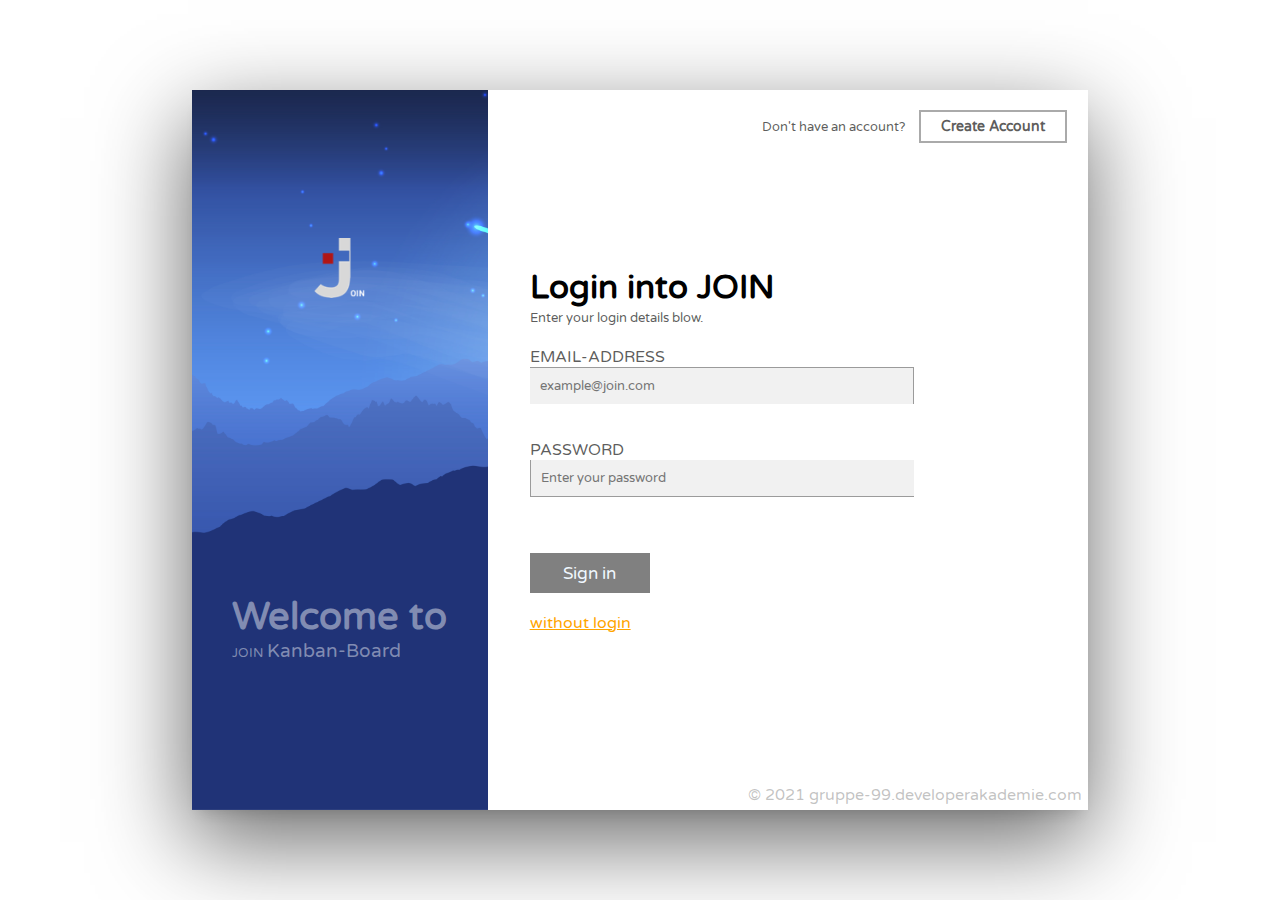
<file: index.html>
<!DOCTYPE html>
<html lang="en">

<head>
  <meta charset="UTF-8" />
  <meta http-equiv="X-UA-Compatible" content="IE=edge" />
  <meta name="viewport" content="width=device-width, initial-scale=1.0" />
  <title>Join</title>
  <!--CSS-FILES-->
  <link rel="stylesheet" href="css/nav.css" />
  <link rel="stylesheet" href="css/index.css" />
  <link rel="stylesheet" href="css/overall.css" />
  <link rel="stylesheet" href="css/footer.css" />
  <!--JS-FILES-->
  <script src="js/include.js"></script>
  <script src="js/overall.js"></script>
  <script src="js/backend.js"></script>
  <script src="js/index.js"></script>


  <link rel="preconnect" href="https://fonts.googleapis.com" />
  <link rel="preconnect" href="https://fonts.gstatic.com" crossorigin />
  <link href="https://fonts.googleapis.com/css2?family=Varela+Round&display=swap" rel="stylesheet" />
</head>

<body onload="initIndex()">
  <div class="index-container">
    <div class="login-container">
      <div class="login-form-content">
        <div class="content-container">
          <img class="programm-logo" src="img/logo.png" />
          <div>
            <h1 class="index-title">Welcome to</h1>
            <label class="title">JOIN</label>
            <label class="index-sub-title">Kanban-Board</label>
          </div>
        </div>
      </div>
      <div id="form-c" class="login-form-container">
        <form id="login-form" onsubmit="login(event)">
          <div>
            <h2 class="content-title">Login into JOIN</h2>
            <label class="gray-look sub-title">Enter your login details blow.</label>
          </div>

          <div class="input-group">
            <label class="gray-look">EMAIL-ADDRESS</label>
            <input id="login-email" class="validation index-input-style1" type="text" placeholder="example@join.com" />
            <small id="login-email-hint" class="visibility">err</small>
          </div>
          <div class="input-group">
            <label class="gray-look">PASSWORD</label>
            <input id="login-password" class="validation index-input-style2" type="password"
              placeholder="Enter your password" />
            <small id="login-pw-hint" class="visibility">err</small>
          </div>

          <div class="error-full" id="error-full"></div>
          <div class="form-end">
            <button class="login-submit-btn" type="submit">Sign in</button>
            <a class="without-login" href="board.html">without login</a>
          </div>
        </form>
        <div class="create-account">
          <label class="gray-look sub-title">Don't have an account?</label>
          <button onclick="openRegisterWindow(event)" class="create-account-btn gray-look">
            Create Account
          </button>
        </div>
        <label class="copy">© 2021 gruppe-99.developerakademie.com</label>
        <div id="register-window" class="overlay">
          <form id="register-form" onsubmit="validateRegister(event)">
            <div class="register-form-container">
              <h3 class="content-title">Register</h3>
              <label class="gray-look sub-title">Enter your login details blow.</label>

              <div class="input-group">
                <label class="gray-look">FIRST NAME</label>
                <input id="register-firstname" class="validation index-input-style2" type="text"
                  placeholder="First Name" />
                <small id="fname-hint" class="visibility">err</small>
              </div>
              <div class="input-group">
                <label class="gray-look">LAST NAME</label>
                <input id="register-lastname" maxlength="13" class="validation index-input-style1" type="text"
                  placeholder="Last Name" />
                <small id="lname-hint" class="visibility">err</small>
              </div>
              <div class="input-group">
                <label class="gray-look">EMAIL-ADDRESS</label>
                <input id="register-email" class="validation index-input-style1" type="text"
                  placeholder="example@join.com" />
                <small id="email-hint" class="visibility">err</small>
              </div>
              <div class="input-group">
                <label class="gray-look">PASSWORD</label>
                <input id="register-password" class="validation index-input-style1" type="password"
                  placeholder="Enter your password" />
                <small id="pw-hint" class="visibility">err</small>
              </div>

              <div class="input-group">
                <input type="submit" class="login-submit-btn" value="Register" />
              </div>
            </div>
          </form>
          <img onclick="closeRegisterWindow(event)" class="close-icon" src="img/close.png" />
          <label class="copy">© 2021 gruppe-99.developerakademie.com</label>
        </div>
      </div>
    </div>
  </div>

</body>

</html>
</file>
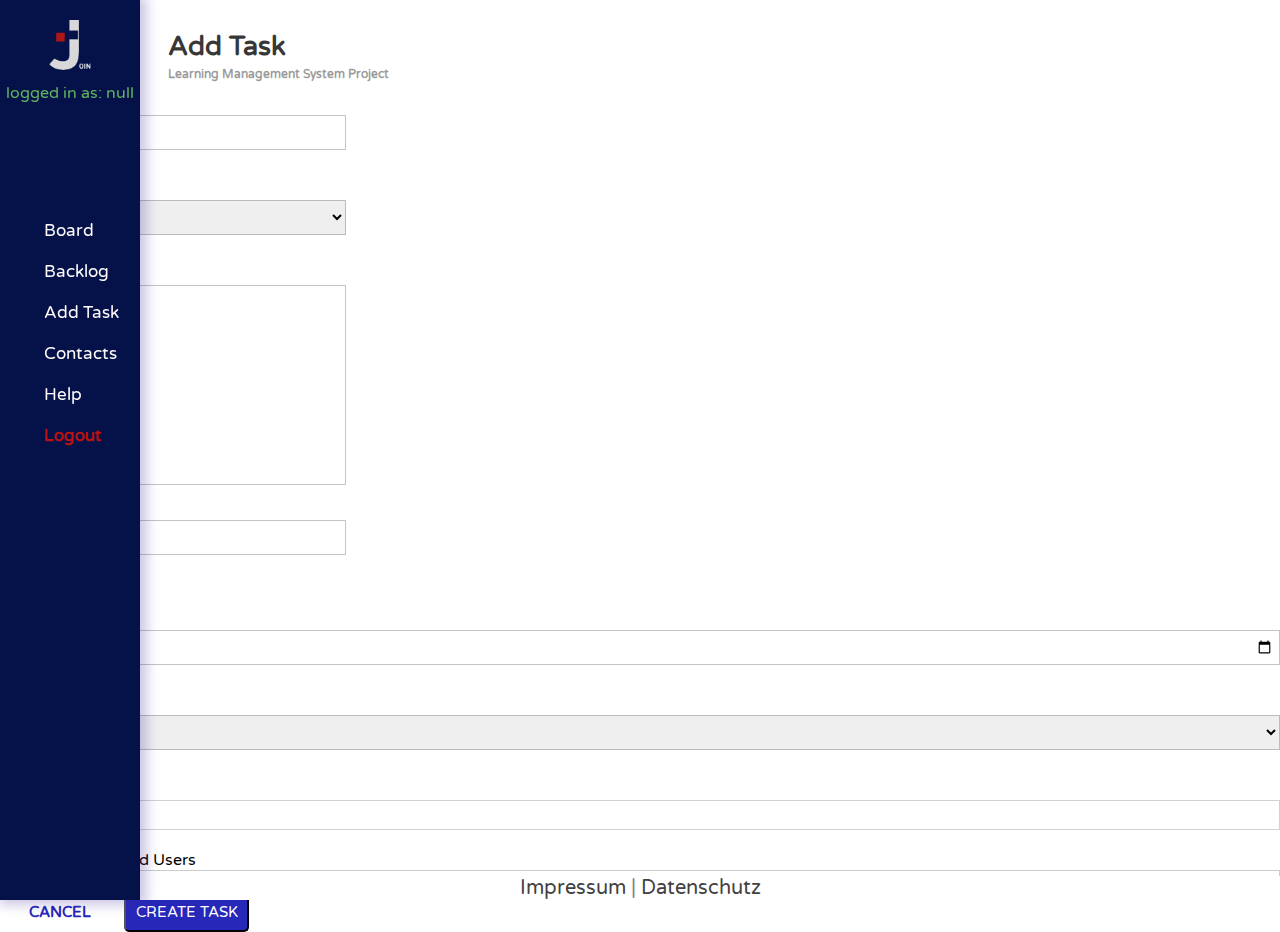
<file: addTask.html>
<!DOCTYPE html>
<html lang="en">

<head>
  <meta charset="UTF-8" />
  <meta http-equiv="X-UA-Compatible" content="IE=edge" />
  <meta name="viewport" content="width=device-width, initial-scale=1.0" />
  <title>Add Task</title>
  <link rel="preconnect" href="https://fonts.googleapis.com" />
  <link rel="preconnect" href="https://fonts.gstatic.com" crossorigin />
  <link href="https://fonts.googleapis.com/css2?family=PT+Sans:ital,wght@0,400;0,700;1,400;1,700&display=swap"
    rel="stylesheet" />
  <!--CSS-FILES-->
  <link rel="stylesheet" href="css/addTask.css" />
  <link rel="stylesheet" href="css/nav.css" />
  <link rel="stylesheet" href="css/overall.css" />
  <link rel="stylesheet" href="css/footer.css" />
  <!--JS-FILES-->
  <script src="js/include.js"></script>
  <script src="js/addTask.js"></script>
  <script src="js/overall.js"></script>
  <script src="js/backend.js"></script>
</head>

<body onload="initAddTask()">
  <div w3-include-html="templates/nav.html"></div>
  <h1 class="addTask">Add Task</h1>
  <h2 class="addTask">Learning Management System Project</h2>

  <form onsubmit="addTask(event)" id="addTask-form">
    <div class="form-left">
      <div class="title-box">
        <h3>TITLE</h3>
        <input type="text" class="title-input" id="title-field" placeholder="Create a title" minlength="3" required />
      </div>
      <div class="category-box">
        <h3>CATEGORY</h3>
        <select id="task-category" class="form-control" required>
          <option selected>MT</option>
          <option>SL</option>
          <option>MK</option>
          <option>PR</option>
        </select>
      </div>
      <div class="description-box">
        <h3>DESCRIPTION</h3>
        <textarea type="text" class="longInput" id="description-field" cols="30" rows="10" minlength="5"
          required></textarea>
      </div>
      <div class="subtaskbox" id="subtask-box">
        <h3>SUBTASKS</h3>
        <div>
        <input type="text" class="title-input" id="subtask-field" placeholder="Create a Subtask" minlength="3">
        <img src="img/icon-plus.png" class="plus-icon" onclick="addSubtask()" id="addSubtaskButton">
        <div class="subtaskcontainer" id="subtaskcontainer"></div>
      </div>
      </div>
    </div>
    <div class="form-right">
      <div class="date-box">
        <h3>DUE DATE</h3>
        <input type="date" id="date-field" required />
      </div>
      <div class="urgency-box">
        <h3>URGENCY</h3>
        <select id="urgency-category" class="form-control" required>
          <option selected>H</option>
          <option>M</option>
          <option>L</option>
        </select>
      </div>
      <h3>ASSIGNED TO</h3>
      <div class="assigned-to" id="assigned-to"></div>
    <div>
      <div class="assignment-box">
        <span class="box-title">List of all registered Users</span>
        <div class="assignment-box-assets" id="assignment-box"></div>
        <div class="button-box">
          <button onclick="resetAddTask()" class="cancel-button">
            CANCEL
          </button>
          <button type="submit" class="create-button">CREATE TASK</button>
        </div>
      </div>
    </div>
  </form>
  <div w3-include-html="templates/footer.html"></div>

</body>

</html>
</file>
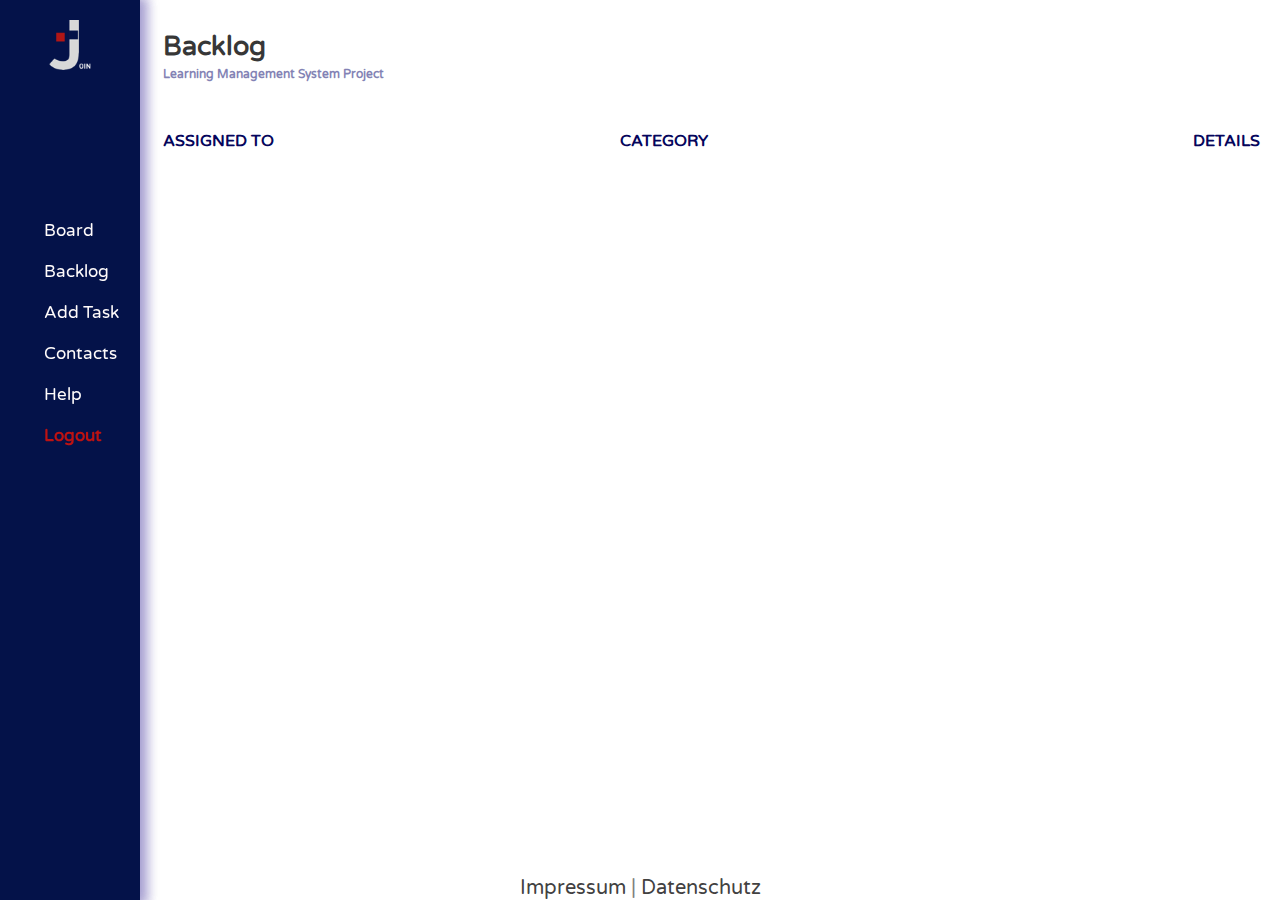
<file: backlog.html>
<!DOCTYPE html>
<html lang="en">

<head>
  <meta charset="UTF-8" />
  <meta http-equiv="X-UA-Compatible" content="IE=edge" />
  <meta name="viewport" content="width=device-width, initial-scale=1.0" />
  <title>Backlog</title>
  <!--CSS-FILES-->
  <link rel="stylesheet" href="css/nav.css" />
  <link rel="stylesheet" href="css/backlog.css" />
  <link rel="stylesheet" href="css/overall.css" />
  <link rel="stylesheet" href="css/footer.css">
  <!--JS-FILES-->
  <script src="js/include.js"></script>
  <script src="js/overall.js"></script>
  <script src="js/backlog.js"></script>
  <script src="js/mini_backend.js"></script>

</head>
<html>

<body onload="backlogInit()">
  <div w3-include-html="templates/nav.html"></div>
  <div class="backlog-container">
    <div w3-include-html="templates/nav.html"></div>
    <h1 class="backlog-main-title">Backlog</h1>
    <h3 class="backlog-subtitle">Learning Management System Project</h3>
    <div class="sub-titles-section">
      <span>ASSIGNED TO</span>
      <span class="category-title">CATEGORY</span>
      <span>DETAILS</span>
    </div>
    <div id="backlog" class="backlog-unit-content"></div>
    <div w3-include-html="templates/footer.html"></div>
</body>
</html>
</file>
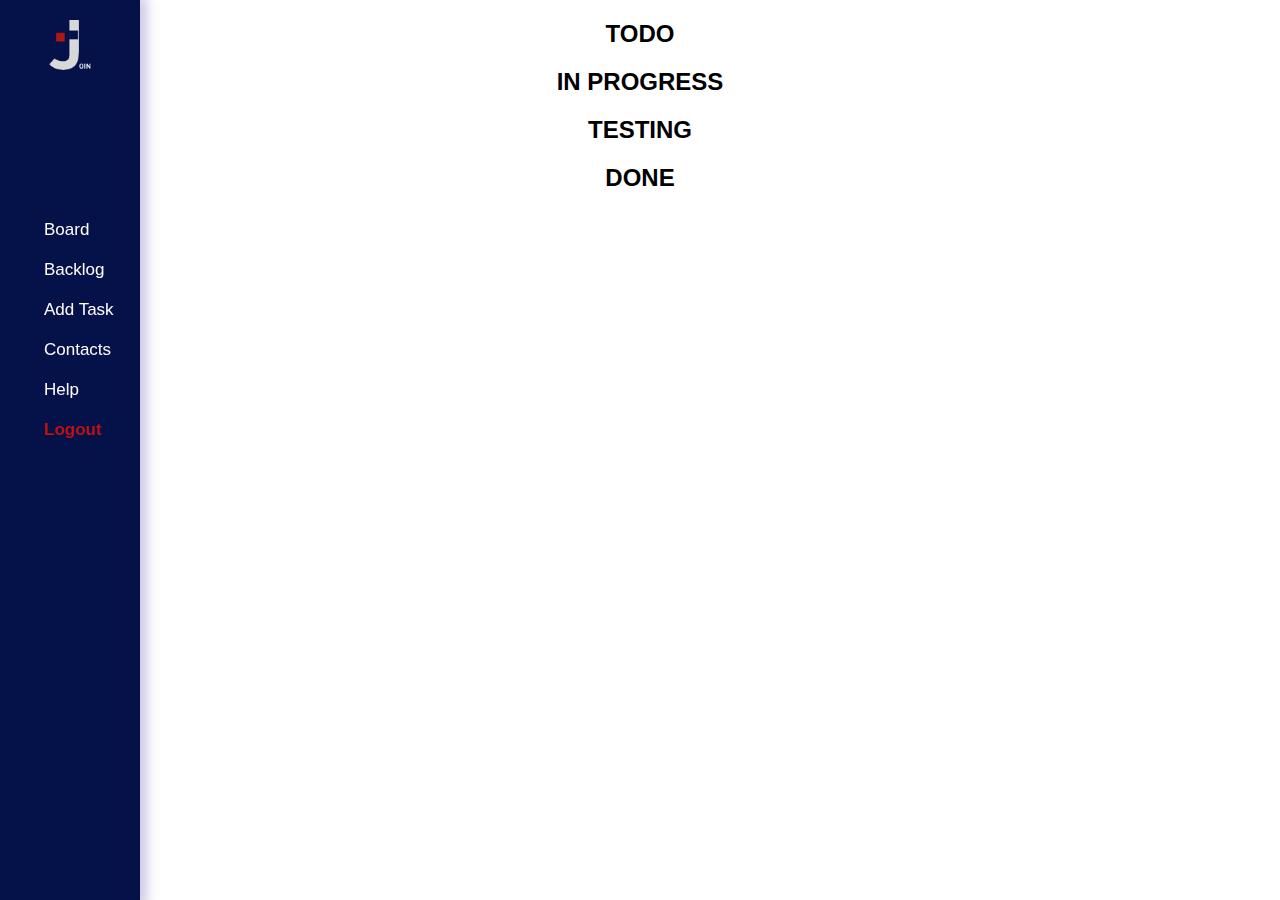
<file: Board.html>
<!DOCTYPE html>
<html lang="en">
  <head>
    <meta charset="UTF-8" />
    <meta http-equiv="X-UA-Compatible" content="IE=edge" />
    <meta name="viewport" content="width=device-width, initial-scale=1.0" />
    <title>Board</title>
    <link rel="stylesheet" href="css/board.css" />
    <link rel="stylesheet" href="css/over-all.css" />
    <script src="js/include.js"></script>
    <link rel="stylesheet" href="css/nav.css" />
  </head>
  <body onload="includeHTML()">
    <div w3-include-html="templates/nav.html"></div>

    <div class="board">
      <div class="column">
        <h2>TODO</h2>
        <div class="board-column"></div>
      </div>
      <div class="column">
        <h2>IN PROGRESS</h2>
        <div class="board-column"></div>
      </div>
      <div class="column">
        <h2>TESTING</h2>
        <div class="board-column"></div>
      </div>
      <div class="column">
        <h2>DONE</h2>
        <div class="board-column"></div>
      </div>
    </div>
  </body>
</html>
</file>
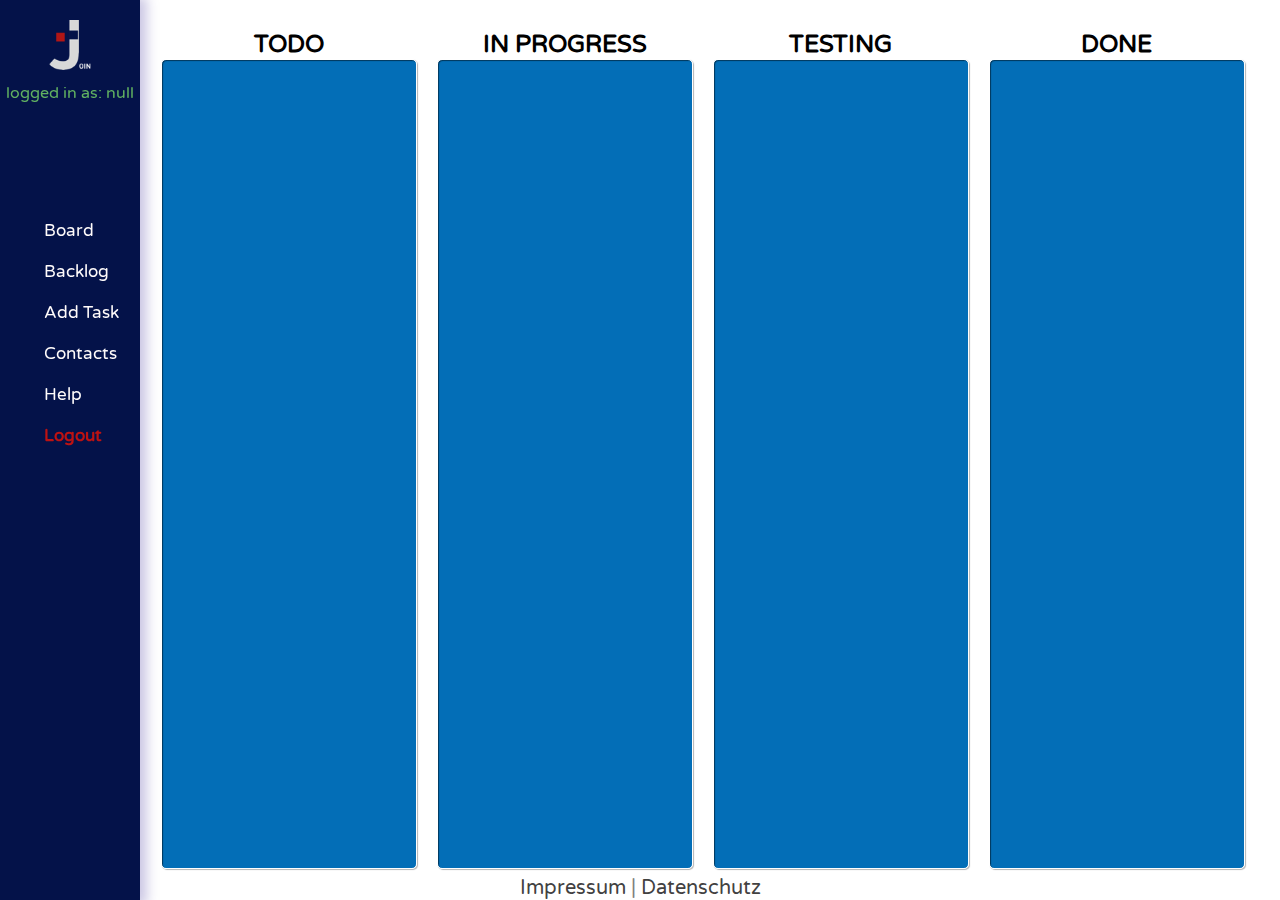
<file: board.html>
<!DOCTYPE html>
<html lang="en">

<head>
  <meta charset="UTF-8" />
  <meta http-equiv="X-UA-Compatible" content="IE=edge" />
  <meta name="viewport" content="width=device-width, initial-scale=1.0" />
  <title>Join</title>
  <!--CSS-FILES-->
  <link rel="stylesheet" href="css/nav.css" />
  <link rel="stylesheet" href="css/board.css" />
  <link rel="stylesheet" href="css/overall.css" />
  <link rel="stylesheet" href="css/footer.css">
  <!--JS-FILES-->
  <script src="js/include.js"></script>
  <script src="js/board.js"></script>
  <script src="js/overall.js"></script>
  <script src="js/backend.js"></script>

</head>

<body onload="initBoard()">
  <div w3-include-html="templates/nav.html"></div>

  <div class="board-container">
    <div class="mt">
      <h2>Todo</h2>
      <div ontouchend="dropTask('todo')" ondrop="dropTask('todo')" ondragover="allowDrop(event)" class="board-box"
        id="todo-container"></div>
    </div>
    <div class="mt">
      <h2>In Progress</h2>
      <div ontouchend="dropTask('progress')" ondrop="dropTask('progress')" ondragover="allowDrop(event)"
        id="progress-container" class="board-box">
      </div>
    </div>
    <div class="mt">
      <h2>Testing</h2>
      <div ontouchend="dropTask('testing')" ontouchend="dropTask('testing')" ondrop="dropTask('testing')"
        ondragover="allowDrop(event)" id="testing-container" class="board-box"></div>
    </div>
    <div class="mt">
      <h2>Done</h2>
      <div ontouchend="dropTask('done')" ontouc="dropTask('done')" ondrop="dropTask('done')"
        ondragover="allowDrop(event)" id="done-container" class="board-box"></div>
    </div>
  </div>
  </div>
  <div w3-include-html="templates/footer.html"></div>
</body>



<form onsubmit="addSubtask(event)" id="addSubtask-form" class="d-none">
  <div class="form-left">
    <div class="title-box">
      <h3>TITLE</h3>
      <input type="text" class="title-input" id="title-field" placeholder="Create a title" minlength="3" required />
    </div>
    <div class="description-box">
      <h3>DESCRIPTION</h3>
      <textarea type="text" class="longInput" id="description-field" cols="30" rows="10" minlength="5"
        required></textarea>
    </div>
  </div>
  <div class="form-right">

    <h3>ASSIGNED TO</h3>
    <div class="assigned-to" id="assigned-to"></div>

    <div>
      <div class="assignment-box">
        <span class="box-title">List of all registered Users</span>
        <div class="assignment-box-assets" id="assignment-box"></div>
        <div class="button-box">
          <button onclick="resetAddTask()" class="cancel-button">
            CANCEL
          </button>
          <button type="submit" class="create-button">CREATE TASK</button>
        </div>
      </div>
    </div>
</form>

</html>
</file>
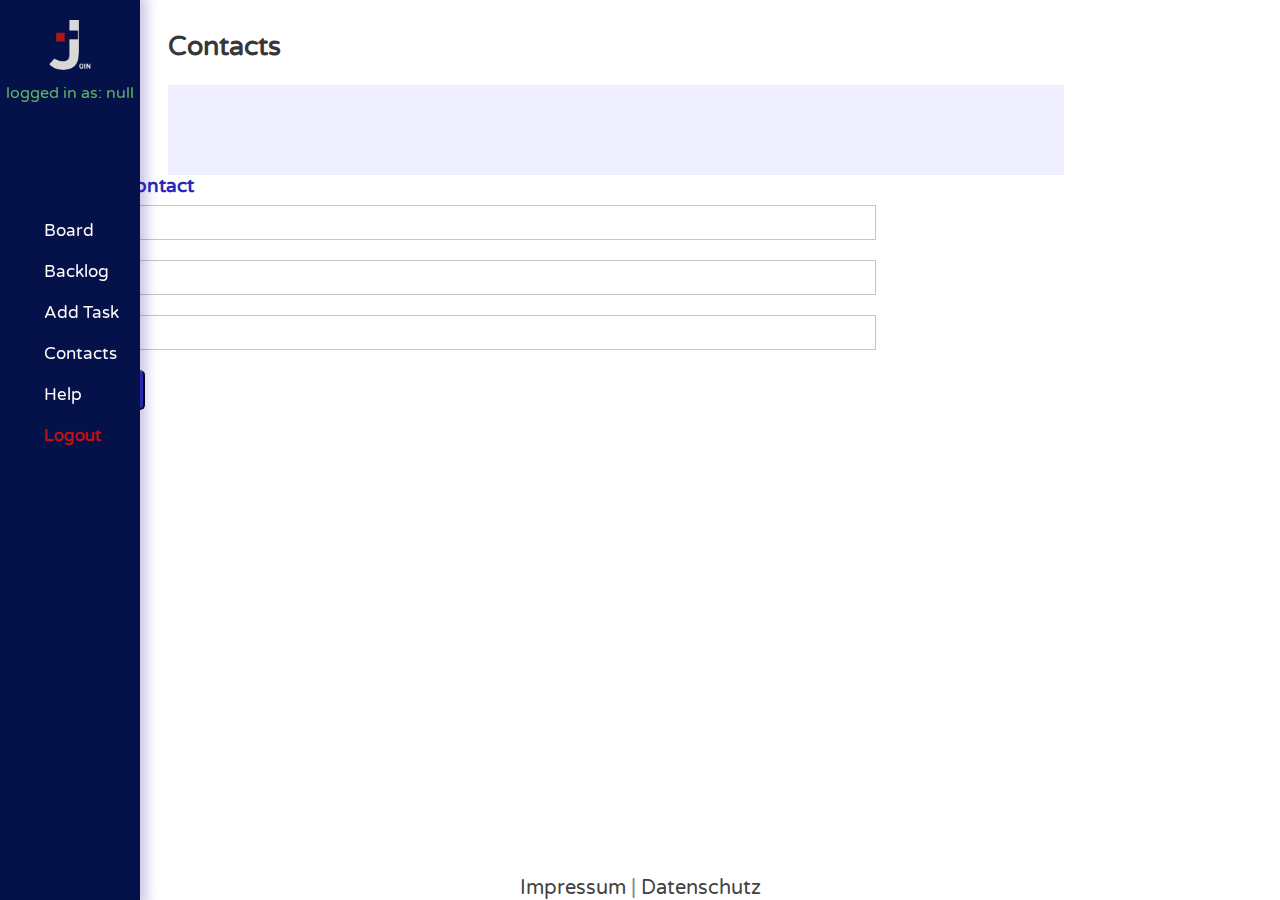
<file: contacts.html>
<!DOCTYPE html>
<html lang="en">

<head>
    <meta charset="UTF-8">
    <meta http-equiv="X-UA-Compatible" content="IE=edge">
    <meta name="viewport" content="width=device-width, initial-scale=1.0">
    <title>Document</title>
    <script src="js/include.js"></script>
    <script src="js/contacts.js"></script>
    <script src="js/backend.js"></script>
    <script src="js/overall.js"></script>
    <link rel="stylesheet" href="css/contacts.css" />
    <link rel="stylesheet" href="css/addTask.css" />
    <link rel="stylesheet" href="css/nav.css" />
    <link rel="stylesheet" href="css/overall.css" />
    <link rel="stylesheet" href="css/footer.css" />
    <link rel="stylesheet" href="css/addTask.css" />
</head>

<body onload="initContacts()">
    <div w3-include-html="templates/nav.html"></div>
    <h1 class="addTask">Contacts</h1>
    <div class="contacts-box" id="contacts-box">
    </div>
    <form onsubmit="addContact(event)">
        <h3>Add a new Contact</h3>
        <input type="text" id="first-name-field" placeholder="First Name">
        <input type="text" id="last-name-field"placeholder="Last Name">
        <input type="text" id="email-field"placeholder="Email">
        <button type="submit" class="create-button">Add Contact</button>
    </form>
    <div w3-include-html="templates/footer.html"></div>

</body>

</html>
</file>
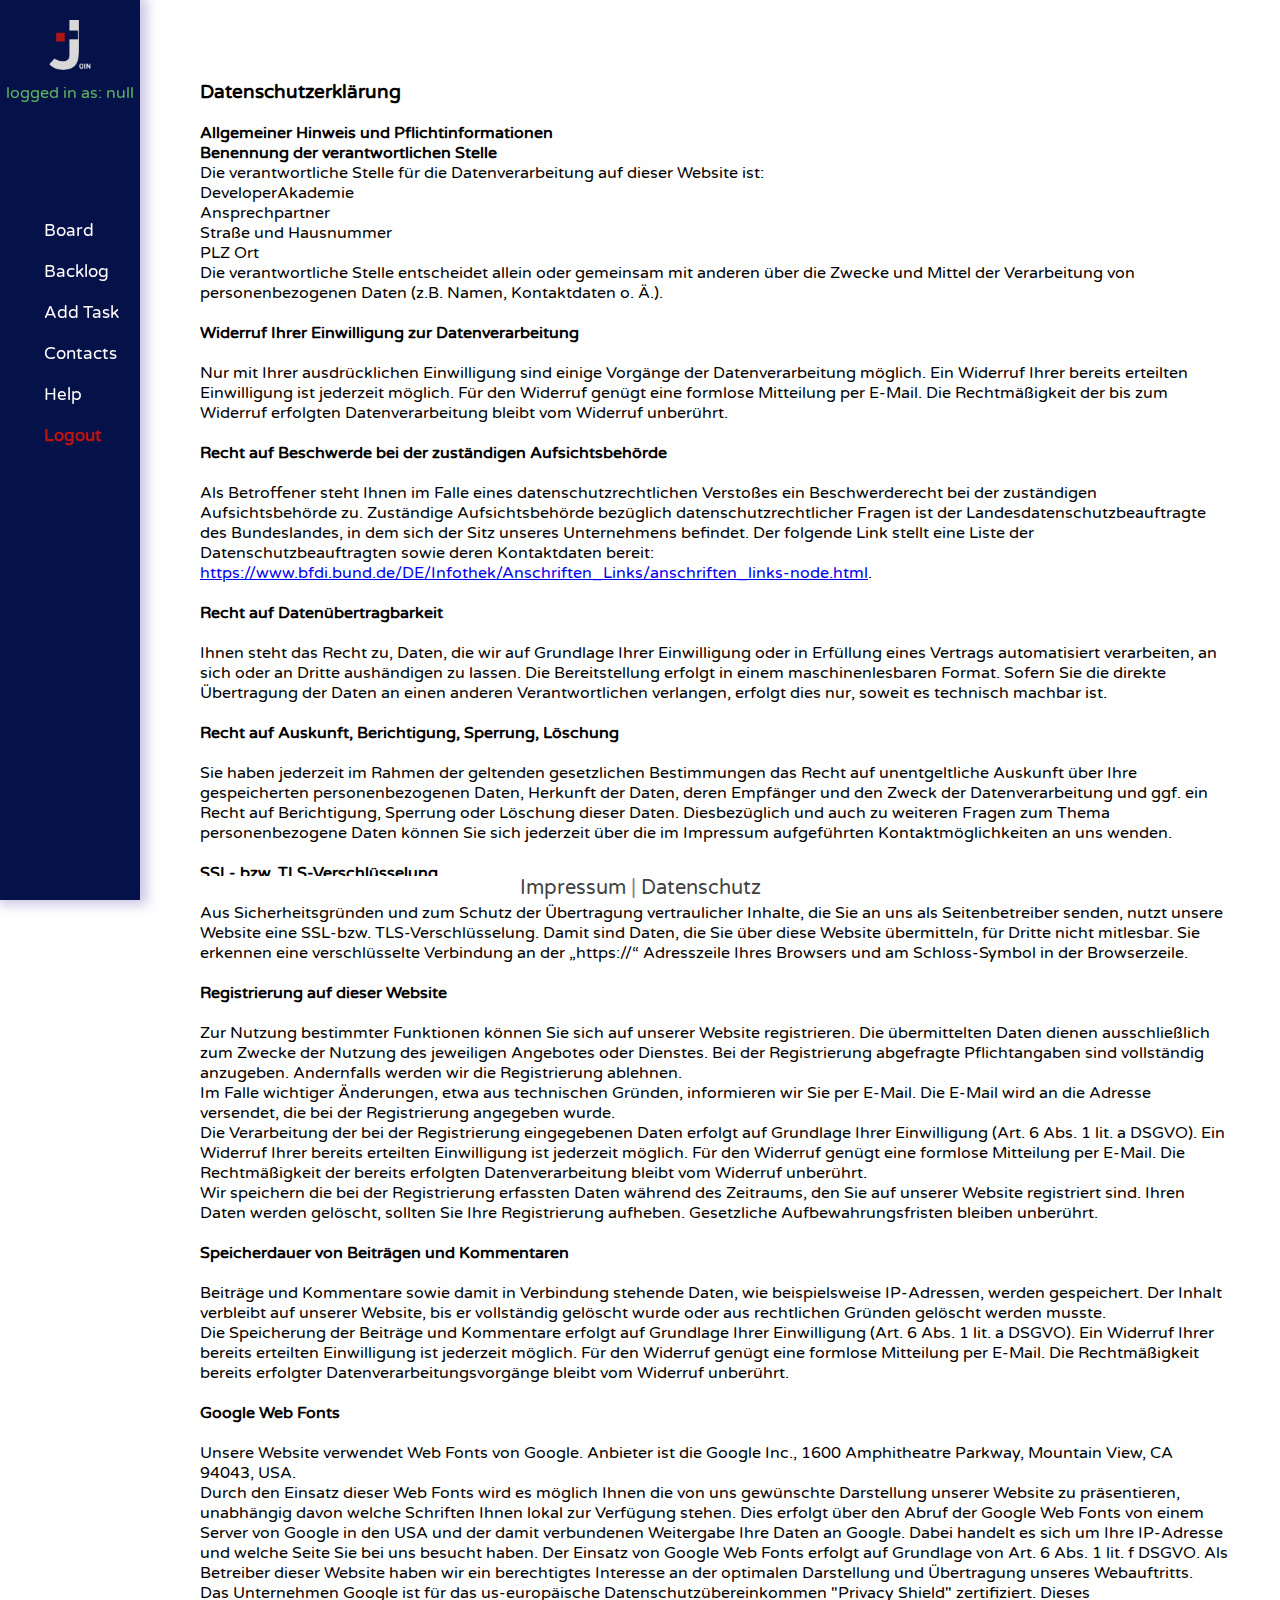
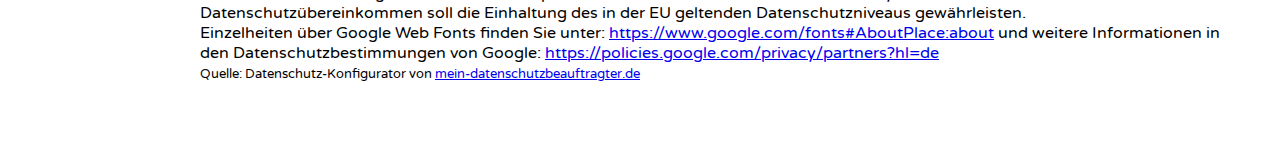
<file: datenschutz.html>
<!DOCTYPE html>
<html lang="en">

<head>
  <meta charset="UTF-8">
  <meta http-equiv="X-UA-Compatible" content="IE=edge">
  <meta name="viewport" content="width=device-width, initial-scale=1.0">
  <title>Datenschutz</title>
  <!--CSS-FILES-->
  <link rel="stylesheet" href="css/nav.css" />
  <link rel="stylesheet" href="css/index.css" />
  <link rel="stylesheet" href="css/overall.css" />
  <link rel="stylesheet" href="css/footer.css">
  <link rel="stylesheet" href="css/impressum.css">
  <!--JS-FILES-->
  <script src="js/include.js"></script>
  <script src="js/index.js"></script>
  <script src="js/overall.js"></script>
  <script src="js/mini_backend.js"></script>
  

</head>
<div w3-include-html="templates/nav.html"></div>
<body onload="includeHTML()" class="container"> 
  <p><strong><big>Datenschutzerklärung</big></strong></p><br>
  <p><strong>Allgemeiner Hinweis und Pflichtinformationen</strong></p>
  <p><strong>Benennung der verantwortlichen Stelle</strong></p>
  <p>Die verantwortliche Stelle für die Datenverarbeitung auf dieser Website ist:</p>
  <p><span id="s3-t-firma">DeveloperAkademie</span><br><span id="s3-t-ansprechpartner">Ansprechpartner</span><br><span
      id="s3-t-strasse">Straße und Hausnummer</span><br><span id="s3-t-plz">PLZ</span> <span id="s3-t-ort">Ort</span>
  </p>
  <p></p>
  <p>Die verantwortliche Stelle entscheidet allein oder gemeinsam mit anderen über die Zwecke und Mittel der
    Verarbeitung von personenbezogenen Daten (z.B. Namen, Kontaktdaten o. Ä.).</p><br>

  <p><strong>Widerruf Ihrer Einwilligung zur Datenverarbeitung</strong></p><br>
  <p>Nur mit Ihrer ausdrücklichen Einwilligung sind einige Vorgänge der Datenverarbeitung möglich. Ein Widerruf Ihrer
    bereits erteilten Einwilligung ist jederzeit möglich. Für den Widerruf genügt eine formlose Mitteilung per E-Mail.
    Die Rechtmäßigkeit der bis zum Widerruf erfolgten Datenverarbeitung bleibt vom Widerruf unberührt.</p><br>

  <p><strong>Recht auf Beschwerde bei der zuständigen Aufsichtsbehörde</strong></p><br>
  <p>Als Betroffener steht Ihnen im Falle eines datenschutzrechtlichen Verstoßes ein Beschwerderecht bei der zuständigen
    Aufsichtsbehörde zu. Zuständige Aufsichtsbehörde bezüglich datenschutzrechtlicher Fragen ist der
    Landesdatenschutzbeauftragte des Bundeslandes, in dem sich der Sitz unseres Unternehmens befindet. Der folgende Link
    stellt eine Liste der Datenschutzbeauftragten sowie deren Kontaktdaten bereit: <a
      href="https://www.bfdi.bund.de/DE/Infothek/Anschriften_Links/anschriften_links-node.html"
      target="_blank">https://www.bfdi.bund.de/DE/Infothek/Anschriften_Links/anschriften_links-node.html</a>.</p><br>

  <p><strong>Recht auf Datenübertragbarkeit</strong></p><br>
  <p>Ihnen steht das Recht zu, Daten, die wir auf Grundlage Ihrer Einwilligung oder in Erfüllung eines Vertrags
    automatisiert verarbeiten, an sich oder an Dritte aushändigen zu lassen. Die Bereitstellung erfolgt in einem
    maschinenlesbaren Format. Sofern Sie die direkte Übertragung der Daten an einen anderen Verantwortlichen verlangen,
    erfolgt dies nur, soweit es technisch machbar ist.</p><br>

  <p><strong>Recht auf Auskunft, Berichtigung, Sperrung, Löschung</strong></p><br>
  <p>Sie haben jederzeit im Rahmen der geltenden gesetzlichen Bestimmungen das Recht auf unentgeltliche Auskunft über
    Ihre gespeicherten personenbezogenen Daten, Herkunft der Daten, deren Empfänger und den Zweck der Datenverarbeitung
    und ggf. ein Recht auf Berichtigung, Sperrung oder Löschung dieser Daten. Diesbezüglich und auch zu weiteren Fragen
    zum Thema personenbezogene Daten können Sie sich jederzeit über die im Impressum aufgeführten Kontaktmöglichkeiten
    an uns wenden.</p><br>

  <p><strong>SSL- bzw. TLS-Verschlüsselung</strong></p><br>
  <p>Aus Sicherheitsgründen und zum Schutz der Übertragung vertraulicher Inhalte, die Sie an uns als Seitenbetreiber
    senden, nutzt unsere Website eine SSL-bzw. TLS-Verschlüsselung. Damit sind Daten, die Sie über diese Website
    übermitteln, für Dritte nicht mitlesbar. Sie erkennen eine verschlüsselte Verbindung an der „https://“ Adresszeile
    Ihres Browsers und am Schloss-Symbol in der Browserzeile.</p><br>

  <p><strong>Registrierung auf dieser Website</strong></p><br>
  <p>Zur Nutzung bestimmter Funktionen können Sie sich auf unserer Website registrieren. Die übermittelten Daten dienen
    ausschließlich zum Zwecke der Nutzung des jeweiligen Angebotes oder Dienstes. Bei der Registrierung abgefragte
    Pflichtangaben sind vollständig anzugeben. Andernfalls werden wir die Registrierung ablehnen.</p>
  <p>Im Falle wichtiger Änderungen, etwa aus technischen Gründen, informieren wir Sie per E-Mail. Die E-Mail wird an die
    Adresse versendet, die bei der Registrierung angegeben wurde.</p>
  <p>Die Verarbeitung der bei der Registrierung eingegebenen Daten erfolgt auf Grundlage Ihrer Einwilligung (Art. 6 Abs.
    1 lit. a DSGVO). Ein Widerruf Ihrer bereits erteilten Einwilligung ist jederzeit möglich. Für den Widerruf genügt
    eine formlose Mitteilung per E-Mail. Die Rechtmäßigkeit der bereits erfolgten Datenverarbeitung bleibt vom Widerruf
    unberührt.</p>
  <p>Wir speichern die bei der Registrierung erfassten Daten während des Zeitraums, den Sie auf unserer Website
    registriert sind. Ihren Daten werden gelöscht, sollten Sie Ihre Registrierung aufheben. Gesetzliche
    Aufbewahrungsfristen bleiben unberührt.</p><br>
    
  <p><strong>Speicherdauer von Beiträgen und Kommentaren</strong></p><br>
  <p>Beiträge und Kommentare sowie damit in Verbindung stehende Daten, wie beispielsweise IP-Adressen, werden
    gespeichert. Der Inhalt verbleibt auf unserer Website, bis er vollständig gelöscht wurde oder aus rechtlichen
    Gründen gelöscht werden musste.</p>
  <p>Die Speicherung der Beiträge und Kommentare erfolgt auf Grundlage Ihrer Einwilligung (Art. 6 Abs. 1 lit. a DSGVO).
    Ein Widerruf Ihrer bereits erteilten Einwilligung ist jederzeit möglich. Für den Widerruf genügt eine formlose
    Mitteilung per E-Mail. Die
    Rechtmäßigkeit bereits erfolgter Datenverarbeitungsvorgänge bleibt vom Widerruf unberührt.</p><br>

  <p><strong>Google Web Fonts</strong></p><br>
  <p>Unsere Website verwendet Web Fonts von Google. Anbieter ist die Google Inc., 1600 Amphitheatre Parkway, Mountain
    View, CA 94043, USA.</p>
  <p>Durch den Einsatz dieser Web Fonts wird es möglich Ihnen die von uns gewünschte Darstellung unserer Website zu
    präsentieren, unabhängig davon welche Schriften Ihnen lokal zur Verfügung stehen. Dies erfolgt über den Abruf der
    Google Web Fonts von einem Server von Google in den USA und der damit verbundenen Weitergabe Ihre Daten an Google.
    Dabei handelt es sich um Ihre IP-Adresse und welche Seite Sie bei uns besucht haben. Der Einsatz von Google Web
    Fonts erfolgt auf Grundlage von Art. 6 Abs. 1 lit. f DSGVO. Als Betreiber dieser Website haben wir ein berechtigtes
    Interesse an der optimalen Darstellung und Übertragung unseres Webauftritts.</p>
  <p>Das Unternehmen Google ist für das us-europäische Datenschutzübereinkommen "Privacy Shield" zertifiziert. Dieses
    Datenschutzübereinkommen soll die Einhaltung des in der EU geltenden Datenschutzniveaus gewährleisten.</p>
  <p>Einzelheiten über Google Web Fonts finden Sie unter: <a
      href="https://www.google.com/fonts#AboutPlace:about">https://www.google.com/fonts#AboutPlace:about</a> und weitere
    Informationen in den Datenschutzbestimmungen von Google: <a
      href="https://policies.google.com/privacy/partners?hl=de">https://policies.google.com/privacy/partners?hl=de</a>
  </p>
  <p><small>Quelle: Datenschutz-Konfigurator von <a href="http://www.mein-datenschutzbeauftragter.de"
        target="_blank">mein-datenschutzbeauftragter.de</a></small></p>
  <div w3-include-html="templates/footer.html"></div>
</body>

</html>
</file>
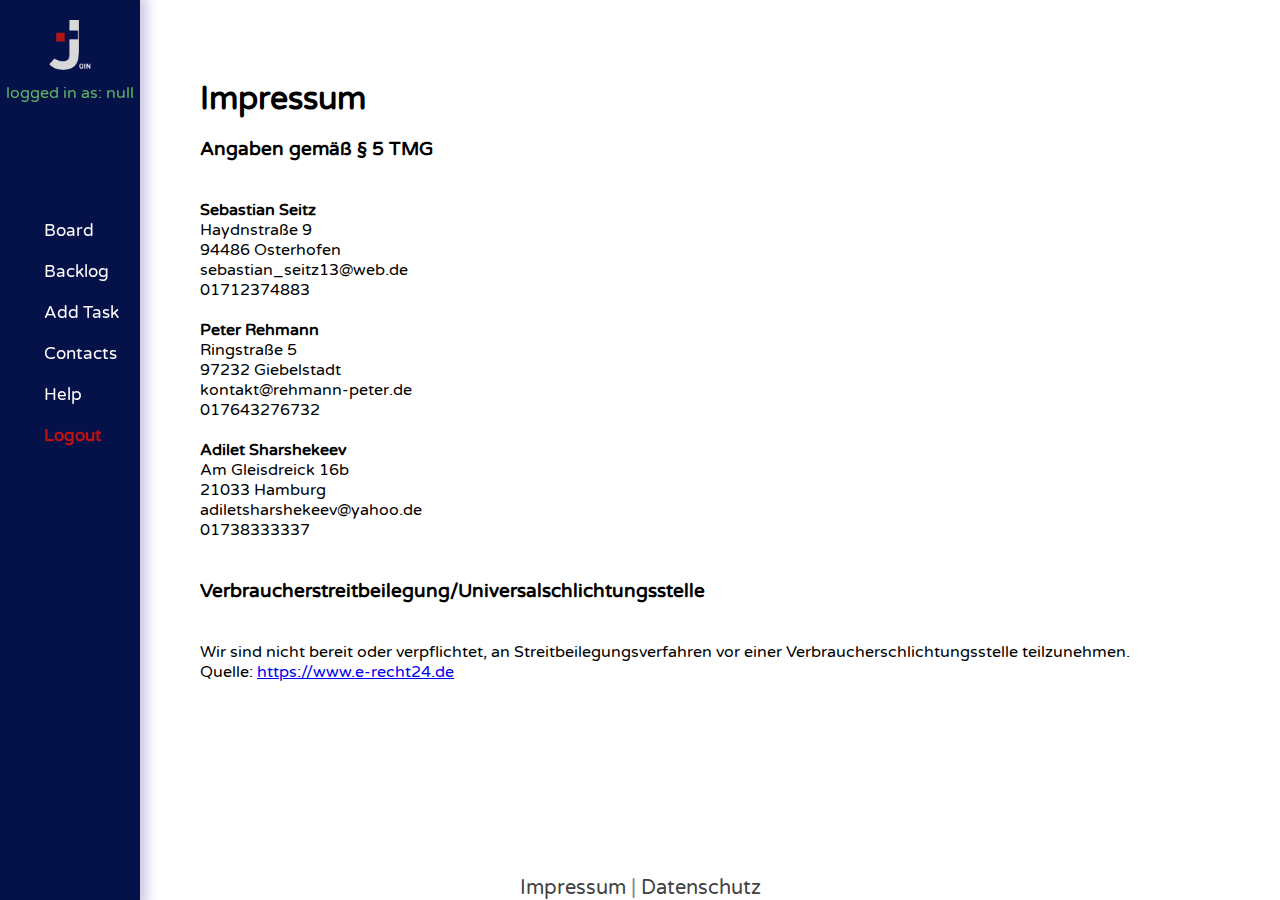
<file: impressum.html>
<!DOCTYPE html>
<html lang="en">

<head>
  <meta charset="UTF-8" />
  <meta http-equiv="X-UA-Compatible" content="IE=edge" />
  <meta name="viewport" content="width=device-width, initial-scale=1.0" />
  <title>Impressum</title>
  <!--CSS-FILES-->
  <link rel="stylesheet" href="css/nav.css" />
  <link rel="stylesheet" href="css/index.css" />
  <link rel="stylesheet" href="css/overall.css" />
  <link rel="stylesheet" href="css/footer.css" />
  <link rel="stylesheet" href="css/impressum.css" />
  <!--JS-FILES-->
  <script src="js/include.js"></script>
  <script src="js/index.js"></script>
  <script src="js/overall.js"></script>
  <script src="js/mini_backend.js"></script>
</head>

<body onload="includeHTML()" class="container">
  <div w3-include-html="templates/nav.html"></div>

  <div class="impressum">
    <h1>Impressum</h2>
      <br />

      <h3>Angaben gem&auml;&szlig; &sect; 5 TMG</h3>

      <br />
      <br />
      <p>
        <strong>Sebastian Seitz</strong>
        <br />
        Haydnstraße 9<br />
        94486 Osterhofen<br />
        sebastian_seitz13@web.de<br />
        01712374883
      </p>
      <br />

      <p>
        <strong>Peter Rehmann</strong><br />
        Ringstraße 5<br />
        97232 Giebelstadt<br />
        kontakt@rehmann-peter.de<br />
        017643276732
      </p>
      <br />

      <p>
        <strong>Adilet Sharshekeev</strong> <br />
        Am Gleisdreick 16b<br />
        21033 Hamburg<br />
        adiletsharshekeev@yahoo.de<br />
        01738333337
      </p>
      <br><br>
      <p>
      <h3>
        Verbraucher&shy;streit&shy;beilegung/Universal&shy;schlichtungs&shy;stelle
      </h3><br><br>
      <p>
        Wir sind nicht bereit oder verpflichtet, an Streitbeilegungsverfahren
        vor einer Verbraucherschlichtungsstelle teilzunehmen.
      </p>

      <p>
        Quelle: <a href="https://www.e-recht24.de">https://www.e-recht24.de</a>
      </p>
  </div>
  <div w3-include-html="templates/footer.html"></div>
</body>

</html>
</file>
<file: css/nav.css>
.navbar {
  position: fixed;
  left: 0;
  top: 0;
  width: 140px;
  height: 100vh;
  background-color: rgb(4, 18, 73);
  z-index: 3;
  box-shadow: 3px 1px 11px 4px rgba(55, 38, 150, 0.26);
}

.logged-in-user{
  color: white;
}
.navbar-content {
  display: flex;
  align-items: center;
  flex-direction: column;
  height: 100vh;
}

.logo-image {
  width: 50px;
  height: 50px;
  margin-top: 20px;
  object-fit: contain;
  cursor: pointer;
}

.navbar-links {
  display: flex;
  flex-direction: column;
  position: absolute;
  top: 200px;
  text-align: left;
  width: 100%;
}

.navbar-links a {
  margin-top: 20px;
  text-decoration: none;
  color: rgb(255, 251, 251);
  padding-left: 40px;
  font-size: 17px;
  border-left: transparent 4px solid;
}

.dropDownMenu {
  background-color: #041249;
  position: absolute;
  right: 0;
  left: 0;
  opacity: 1;
  top: 70px;
  flex-direction: column;
  transform: translateY(-0%);
  transition: 225ms all ease-in-out;
}

.dropDownMenu a {
  text-decoration: none;
  color: rgb(255, 255, 255);
  cursor: pointer;
  font-size: 20px;
  font-weight: bold;
  margin: 22px 0;
  align-self: center;
  border-bottom: 5px solid transparent;
}

.dropDownMenu a:hover {
  color: rgba(235, 235, 235, 0.897);
  border-bottom: 5px solid rgba(53, 129, 173, 0.335);
}

.navbar-links a:hover {
  border-left: 4px solid #fff;
  opacity: 0.8;
  transition: 125ms;
}

.burger-menu {
  display: none;
}

@media screen and (min-width: 1100px) {
  .dropDownMenu {
    display: none !important;
  }
}

@media screen and (max-width: 1120px) {
  .navbar {
    height: 70px;
    width: 100%;
    transition: 120ms;
  }
  .navbar-content {
    display: flex;
    justify-content: space-between;
    align-items: center;
    flex-direction: row;
    margin: 0 3%;
    height: 100%;
  }
  .burger-menu {
    display: block;
    cursor: pointer;
  }
  .navbar-links {
    display: none;
    margin: 0;
  }
  .profile-pic {
    margin: 0;
    display: none;
  }
  .logo-image {
    margin: 0;
  }
}
</file>
<file: css/index.css>
.index-container {
  display: flex;
  align-items: center;
  justify-content: center;
  height: 100vh;
  width: 100%;
  background-color: rgba(8, 8, 99, 0);
}

.visibility {
  visibility: hidden;
}

.error-full {
  margin-top: -30px;
  margin-bottom: 10px;
  font-size: 18px;
  color: rgba(173, 42, 42, 0.952);
}

.error {
  background-color: rgba(197, 30, 30, 0.027) !important;
  border: 1px solid rgba(138, 10, 10, 0.383) !important;
}

.success {
  background-color: rgba(55, 211, 76, 0.082) !important;
  border: 1px solid rgba(5, 97, 25, 0.452) !important;
}

.login-container {
  display: flex;
  position: relative;
  height: 80%;
  width: 100%;
  margin: 15%;
  box-shadow: 0px 10px 13px -7px #0000001e,
    -2px 30px 86px 2px rgba(0, 0, 0, 0.582);
  background-image: url('../img/bg.png');
  background-repeat: no-repeat;
  background-position-y: bottom;
  background-size: cover;
}

#login-form {
  margin-left: 7%;
}

.login-form-content {
  width: 33%;
}

.content-container {
  display: grid;
  place-items: center;
  height: 100%;
  color: rgba(255, 255, 255, 0.445);

  background-repeat: no-repeat;
  background-position-y: bottom;
  background-size: cover;
  font-family: 'Varela Round', sans-serif;
}

.login-form-container {
  display: none;
  position: relative;
  width: 100%;
}

.index-input-style1,
.index-input-style2 {
  width: 30vw;
  outline: none;
  border: none;
  min-width: 23vw;
  max-width: 500px;
  font-size: 13px;
  padding: 10px;
}

.index-input-style1 {
  border-right: 1px solid rgba(0, 0, 0, 0.356);
  border-top: 1px solid rgba(0, 0, 0, 0.356);
  background-color: rgba(0, 0, 0, 0.055);
}

.index-input-style2 {
  background-color: rgba(0, 0, 0, 0.055);
  border-left: 1px solid rgba(0, 0, 0, 0.356);
  border-bottom: 1px solid rgba(0, 0, 0, 0.356);
}

.copy {
  position: absolute;
  bottom: 5px;
  right: 5px;
  color: rgba(128, 128, 128, 0.472);
}

.index-input-style::placeholder {
  color: rgba(96, 99, 96, 0.705);
}

.input-group {
  display: flex;
  flex-direction: column;
  width: 100%;
  margin: 20px 0;
}

.login-submit-btn {
  background-color: gray;
  border: none;
  font-size: 17px;
  padding: 10px 20px;
  max-width: 120px;
  max-height: 40px;
  color: rgb(240, 248, 255);
  cursor: pointer;
  text-align: center;
  outline: none;
}

.login-submit-btn:hover {
  background-color: rgba(61, 61, 61, 0.712);
}

.create-account {
  position: absolute;
  top: 20px;
  right: 20px;
}

.create-account-btn {
  padding: 6px 20px;
  font-size: 14px;
  margin-left: 10px;
  background-color: white;
  border: rgba(128, 128, 128, 0.671) 2px solid;
  font-weight: bold;
  cursor: pointer;
}

.index-title {
  font-size: clamp(30px, 3vw, 63px);
}

.index-sub-title {
  font-size: 19px;
}

.title {
  font-size: clamp(10px, 1vw, 25px);
}

.create-account-btn:hover {
  background-color: rgba(128, 128, 128, 0.178);
}

.gray-look {
  color: rgba(65, 63, 64, 0.842);
}

.content-title {
  font-size: 33px;
  font-family: 'Varela Round', sans-serif;
}

.sub-title {
  font-size: 13px;
}

.programm-title {
  height: 40px;
  font-family: 'Zen Dots', cursive;
  font-size: 50px;
  margin-top: 40px;
  text-shadow: 0 0 15px rgba(255, 255, 255, 0.5),
    0 0 10px rgba(255, 255, 255, 0.055);
}

.programm-logo {
  height: 60px;
  width: 100px;
  object-fit: contain;
}

.login-form-container {
  display: flex;
  align-items: center;
  height: 100%;
  width: 66.9%;
  background-color: rgb(255, 255, 255);
}

.login-form {
  display: flex;
  flex-direction: column;
  justify-content: space-evenly;
  height: 600px;
  width: 100%;
}

.login-title {
  text-align: center;
  margin-bottom: 15px;
  font-size: 30px;
}

.form-submit-btn:hover {
  background-color: rgb(5, 6, 65);
}

.link-container {
  display: flex;
  flex-direction: column;
}

.form-end {
  display: flex;
  flex-direction: column;
  margin-top: 70px;
}

.without-login {
  color: orange;
  margin-top: 20px;
}

/* @@@@@@@@@@@@@@@@@@@@@@@@@@@@@@@@@@@@@@@@@@@@@@@@ */

.overlay {
  display: flex;
  align-items: center;
  position: absolute;
  top: 0;
  left: 0;
  right: 0;
  bottom: 0;
  opacity: 1;
  background-color: rgb(255, 255, 255);
  z-index: -1;
  box-sizing: border-box;
}

.login-input-container {
  display: flex;
  flex-direction: column;
}

.register-form-container {
  max-width: 500px;
  margin-left: 17%;
  color: #000000;
}

.close-icon {
  position: absolute;
  top: 20px;
  right: 20px;
  cursor: pointer;
}

.close-icon:hover {
  transform: scale(1.04);
}

.register-end {
  margin-top: 20px;
}

@media screen and (max-width: 1100px) {
  .index-container {
    justify-content: center;
    align-items: center;
  }
  .index-input-style1,
  .index-input-style2 {
    width: 80vw;
  }
  .login-container {
    text-align: center;

    height: 100%;
    width: 100vw;
    margin: 0;
    margin-left: 0 !important;
  }
  #login-form {
    height: 400px;
    margin: 0;
  }
  .content-title {
    margin-bottom: 40px;
  }

  .login-form-container {
    display: flex;
    justify-content: center;
    position: absolute;
    top: 0;
    left: 0;
    right: 0;
    bottom: 0;
    /* height: 100vh; */
    width: 100%;
  }
  .register-form-container {
    justify-content: center;
    text-align: center;
    margin: 0 3%;
  }
  .overlay {
    justify-content: center;
  }
  .content-container,
  .login-form-content {
    display: none;
  }
  .login-form {
    height: 80%;
    width: 90%;
    color: rgb(0, 0, 0);
    text-align: center;
  }
  .login-submit-btn {
    border: 1px solid rgba(119, 22, 22, 0.281);
    border-radius: 50px;
    margin-top: 50px;
    padding: 10px 100px;
    max-width: 100%;
    text-align: center;
  }
  .login-title {
    margin-top: 100px;
  }
  .input {
    border-radius: 50px;
    background-color: rgba(255, 255, 255, 0.788);
    padding: 5px;
  }
  .form-end {
    align-items: center;
    margin-top: 80px;
  }
  .copy {
    text-align: center;
  }
}
</file>
<file: css/overall.css>
@import url('https://fonts.googleapis.com/css2?family=Varela+Round&display=swap');

* {
  font-family: 'Varela Round', sans-serif;
  margin: 0;
  padding: 0;
  box-sizing: border-box;
}

.logged-in-user{
  color: rgb(97, 178, 97);
  text-align: center;
  margin-top: 8px;
}

.form-left {
  width: 27%;
}

.d-none {
  display: none;
}

.hidden {
  visibility: hidden;
  opacity: 0.3;
}

.visible {
  visibility: visible;
}

.sales-color {
  background-color: rgba(29, 189, 29, 0.308);
}
.product-color {
  background-color: rgba(59, 59, 187, 0.329);
}

.management-color {
  background-color: #e2a5566c;
}

.marketing-color {
  background-color: rgba(230, 69, 20, 0.466);
}

.container {
  margin: 100px 200px;
}

.help-section {
  margin: 40px 0;
}

.help-img {
  max-width: 1200px;
  width: 100%;
}

@media screen and (max-width: 1120px) {
  .container {
    margin: 100px 3%;
    text-align: center;
  }
}
</file>
<file: css/footer.css>
.footer-section {
    position: fixed;
    bottom: 0;
    left: 0;
    right: 0;
    font-size: 20px;
    
    background-color: rgb(255, 255, 255);
    text-align: center;
    color: gray !important;
}

.footer-section a {
    color: rgb(66, 65, 65);
    text-decoration: none;
}

.footer-section a:hover {
    color: rgb(126, 122, 122);    
}
</file>
<file: css/addTask.css>
.addTask {
  margin-top: 30px;
  margin-bottom: 4px;
  margin-left: calc(3% + 130px);
  font-size: 27px;
  color: rgba(0, 0, 0, 0.781);
}

h2 {
  color: rgb(8, 8, 110);
  opacity: 0.5;
  font-size: 12px !important;
  margin-left: 153px;
  margin-right: 0px;
  margin-top: 0px !important;
  margin-bottom: 0px;
}

h3 {
  color: rgb(39, 39, 185);
  margin-bottom: 8px;
}

input {
  width: 100%;
  height: 35px;
  font-size: 15px;
  margin-bottom: 20px;
  outline: none;
  padding: 5px;
  border: 1px solid rgba(128, 128, 128, 0.466);
}

select {
  height: 35px !important;
  font-size: 15px;
  margin-bottom: 20px;
}

.left {
  margin-left: 200px;
}

.category-field-box {
  position: relative;
  display: flex;
  justify-content: space-between;
  background-color: white;
  width: 235px;
  height: 30px !important;
  border: 0.2px solid grey;
}

.form-control {
  width: 100%;
  height: 30px;
  border: 1px solid rgba(128, 128, 128, 0.466);
  font-size: 15px;
  margin-bottom: 20px;
}

.urgency-content {
  position: absolute;
  min-width: 230px;
  box-shadow: 0px 8px 16px 0px rgba(0, 0, 0, 0.2);
  background-color: white;
  margin-top: 31px;
  padding-left: 5px;
  z-index: 1;
}

.category-field-box img {
  height: 26px;
  width: 23px;
  object-fit: contain;
}

.category-field-box img:hover {
  cursor: pointer;
}

textarea {
  width: 100%;
  height: 200px;
  text-align: left;
  font-size: 15px;
  resize: none;
  outline: none;
  padding: 5px;
  border: 1px solid rgba(128, 128, 128, 0.466);
}

.profile-box {
  display: flex;
  align-items: center;
  justify-content: space-between;
  width: 100%;
}

.button-box {
  margin-top: 10px;
}

.assigned-to {
  min-height: 30px;
  border: 1px solid rgba(155, 151, 151, 0.445);
  background-color: white;
  font-size: 15px;
  margin-bottom: 20px;
  padding: 5px;
}

.assigned-to-card {
  display: flex;
  justify-content: space-between;
}

.assigned-to-card span {
  min-width: 80px;
  width: 80px;
  margin: 5px auto;
  text-align: left;
  text-overflow: ellipsis;
  overflow: hidden;
  white-space: nowrap;
}

.assigned-to-card img {
  text-align: left;
  margin: auto 5px;
}

.task-profile-pic {
  height: 65px !important;
  width: 65px !important;
  border-radius: 50%;
  margin-right: 20px;
  object-fit: cover;
  object-position: top;
}

.plus-icon,
.minus-icon {
  height: 20px;
  width: 20px;
  margin: auto 0;
}

.plus-icon:hover,
.minus-icon {
  cursor: pointer;
  transform: scale(1.15);
}

.assignment-box-assets {
  padding: 5px;
  background-color: rgb(255, 255, 255);
  border: 1px solid rgba(117, 116, 116, 0.37);
}

.assignment-box-assets span {
  text-align: left;
  margin: 5px auto;
  min-width: 80px;
  width: 90px;
  text-overflow: ellipsis;
  overflow: hidden;
  white-space: nowrap;
}

.assignment-box-assets img {
  text-align: left;
  margin: auto 5px;
}

.create-button {
  width: 125px;
  height: 40px;
  border-radius: 5px;
  background-color: rgb(39, 39, 185);
  color: white;
  font-size: 15px;
}

.cancel-button {
  width: 120px;
  height: 40px;
  border: none;
  padding: 0;
  background: none;
  background-color: none;
  color: rgb(39, 39, 185);
  font-weight: bold;
  font-size: 15px;
}

.cancel-button:hover {
  cursor: pointer;
  color: rgb(85, 85, 207);
}

.create-button:hover {
  cursor: pointer;
  background-color: rgb(85, 85, 207);
}

@media (max-width: 1120px) {
  form {
    flex-direction: column;
    margin-left: calc(3% + 130px);
    margin-right: 3% !important;
    width: 77vw;
    align-items: center;
  }

  textarea {
    height: 150px;
  }
  .form-right {
    width: 60vw;
  }
  .form-left {
    width: 60vw;
  }

  .button-box {
    display: flex;
  }
  .create-button {
    width: 110px;
    height: 35px;
    font-size: 13px;
  }
  .cancel-button {
    width: 110px;
    height: 35px;
    font-size: 13px;
  }
}

@media (max-width: 1100px) {
  form {
    margin-left: 3%;
    margin-top: 22px;
    margin-right: 3% !important;
    width: 94%;
  }
  .addTask {
    margin-left: 3%;
    margin-top: 87px;
    text-align: center;
  }
  .box-title {
    margin-top: 20px;
  }
  .assignment-box-assets {
    width: 60vw;
    text-align: left;
  }
}

@media (max-width: 550px) {
  .button-box {
    display: flex;
  }
  .create-button {
    width: 110px;
    height: 35px;
    font-size: 13px;
  }
  .cancel-button {
    width: 110px;
    height: 35px;
    font-size: 13px;
  }
}
</file>
<file: css/backlog.css>
body {
  height: 100vh;
}

.backlog-container {
  margin-left: 163px;
  margin-right: 20px;
}

.empty-backlog-container {
  background-color: rgba(0, 0, 255, 0.233);
  padding: 10px;

  /* height: 100px;
  width: 100px; */
}

.backlog-unit-content {
  display: flex;
  justify-content: center;
  align-items: center;
  flex-direction: column;
  /* height: 100vh; */
  width: 100%;
}

.backlog-main-title {
  padding-top: 30px;
  margin-bottom: 4px;
  font-size: 27px;
  color: rgba(0, 0, 0, 0.781);
}

.category-title {
  margin-right: 140px;
}

.category {
  margin-left: 180px;
  min-width: 120px;
  width: 100px;
}

.backlog-subtitle {
  color: rgb(8, 8, 110);
  opacity: 0.5;
  font-size: 12px;
  margin: 0;
}

.sub-titles-section {
  display: flex;
  justify-content: space-between;
  margin-top: 50px;
  margin-bottom: 10px;
  color: rgb(5, 5, 92);
  font-weight: bold;
}

.backlog-unit {
  display: flex;
  align-items: center;
  height: 100%;
  width: 100%;
  background-color: rgba(0, 0, 255, 0.062);
  border-radius: 10px;
  font-size: 15px;
  color: rgba(36, 35, 35, 0.877);
  margin: 3px 0px;
}

.category-color {
  width: 6px;
  min-height: 70px;

  border-bottom-left-radius: 10px;
  border-top-left-radius: 10px;
}

.user-profile {
  display: flex;
  justify-content: center;
  align-items: center;
}

.profile-picture {
  height: 40px;
  width: 40px;
  border-radius: 50%;
  object-fit: cover;
  margin: 0;
  margin-left: 10px;
}

.user-inforamtion-container {
  position: relative;
  display: flex;
  justify-content: space-between;
  align-items: center;
  width: 100%;
  height: 100%;
}

.tast-information {
  display: flex;
  justify-content: center;
  align-items: center;
  width: 100%;
}

.user-information {
  display: flex;
  flex-direction: column;
  margin-left: 20px;
}

.backlog-unit-email {
  color: rgba(0, 0, 255, 0.534);
  margin-top: 3px;
  text-decoration: none;
}

.backlog-unit-email:hover {
  color: rgba(0, 0, 255, 0.644);
  text-decoration: underline;
}

.backlog-details {
  width: 100%;
  max-width: 390px;
  word-break: break-all;
  margin-left: 20px;

}

.category {
  color: white;
  padding: 2px 8px;
  border-radius: 50px;
  min-width: 77px;
  text-align: center;
}

.delete-icon {
  /* position: absolute;
  right: 5px; */
  cursor: pointer;
  margin-right: 5px;
}


@media screen and (max-width: 1120px) {
  .backlog-container {
    text-align: center;
    margin: 60px 3%;
  }
  .backlog-subtitle {
    margin-bottom: 10px;
  }
  .sub-titles-section {
    display: none;
  }
  .backlog-unit-name {
    font-size: 13px;
  }
  .backlog-unit-email {
    font-size: 11px;
  }
  .user-inforamtion {
    margin-left: 1px;
  }
  .category {
    display: none;
  }
}
</file>
<file: css/board.css>
body {
  margin: 0;
  height: 100vh;
  display: flex;
  justify-content: center;
}
.board-container {
  width: 78%;
  display: flex;
  margin-left: 20px;
  margin-top: 30px;
  /* grid-template-columns: repeat(auto-fit, minmax(250px, 1fr)); */

  box-sizing: border-box;
}
.board-box {
  height: 90vh;
  margin: 0 10px;
  min-width: 20vw;
  color: rgb(0, 0, 0);
  box-shadow: 1px 1px 1px rgba(0, 0, 0, 0.294),
    inset 1px 1px 1px rgba(0, 0, 0, 0.5);
  border: 1px solid white;
  background-color: rgba(0, 0, 255, 0.062);
  border-radius: 5px;
  background: linear-gradient(45deg, #036eb7);
  overflow-y: auto;
}

h2 {
  text-align: center;
  text-transform: uppercase;
}

.delete-icon {
  position: absolute;
  top: 0;
  right: 0;
  height: 24;
  width: 24;
  cursor: pointer;
}

@media screen and (max-width: 1120px) {
  .board-container {
    flex-direction: column;
    margin: 0;
    margin-top: 40px;
    min-width: 96%;
  }
  .board-box {
    height: 100%;
    min-height: 15vh;
  }
  .mt {
    margin-top: 40px;
  }
}

/* @@@@@@@@@@@ */

.task-unit {
  position: relative;
  display: flex;
  flex-direction: column;
  background-color: rgb(255, 255, 255);
  box-shadow: 3px 3px 3px rgba(0, 0, 0, 0.308),
    inset 1px 1px 1px rgba(0, 0, 0, 0.5);
  border-radius: 4px;
  margin: 5px;
  padding: 7px;
  padding-bottom: 30px;
  overflow: auto;
  word-break: break-all;
  cursor: grab;
}

.task-container {
  display: flex;
  flex-direction: column;
  overflow-y: auto;
}

.subtask-container{
  display: flex;
  flex-direction: column;
  font-size: 14px;
  border-top: solid rgb(4, 18, 73);
  padding-top: 2px;
}
.extra-info {
  font-size: 14px;
  padding: 4px 4px;
  width: 33%;
  white-space: nowrap;
  text-align: center;
  text-overflow: ellipsis;
  overflow: hidden;
  white-space: nowrap;
}

.task-title {
  font-weight: bold;
  text-decoration: underline;
}

.info-container {
  position: absolute;
  bottom: 0;
  right: 0;
  left: 0px;
  padding: 1px 0;
  display: flex;
  justify-content: space-between;
  align-items: center;
  text-align: center;
  border-top: 1px solid rgba(94, 93, 93, 0.438);
  width: 100%;
  z-index: 0;
}

.subtask_button{
  height: 15px;
  width: 15px;
  cursor: pointer;
}

.subtask:hover .tooltip {
  display:block;
  font-size: 12px;
}

.tooltip {
  display: none;
    color: rgb(4, 18, 73, 0.5);
    margin-left: 20px;
    margin-top: -18px;
    position: absolute;
    z-index: 1000;
}

#addSubtask-form{
  height: 400px;
  width: 400px;
  position: absolute;
  z-index: 1000;
  background-color: aliceblue;
  border-radius: 5%;

}

.addTask {
  margin-top: 30px;
  margin-bottom: 4px;
  margin-left: calc(3% + 130px);
  font-size: 27px;
  color: rgba(0, 0, 0, 0.781);
}

form {
  height: 100%;
  background-color: rgba(0, 0, 255, 0.062);
  padding: 45px 0px;
  display: flex;
  justify-content: space-evenly;
  align-items: flex-start;
  margin-left: calc(3% + 130px);
  margin-right: 3%;
  margin-top: 25px;
  margin-bottom: 25px;
  box-sizing: border-box;
}

input {
  width: 100%;
  height: 35px;
  font-size: 15px;
  margin-bottom: 20px;
  outline: none;
  padding: 5px;
  border: 1px solid rgba(128, 128, 128, 0.466);
}

select {
  height: 35px !important;
  font-size: 15px;
  margin-bottom: 20px;
}

.left {
  margin-left: 200px;
}

.category-field-box {
  position: relative;
  display: flex;
  justify-content: space-between;
  background-color: white;
  width: 235px;
  height: 30px !important;
  border: 0.2px solid grey;
}

.form-control {
  width: 100%;
  height: 30px;
  border: 1px solid rgba(128, 128, 128, 0.466);
  font-size: 15px;
  margin-bottom: 20px;
}
</file>
<file: css/over-all.css>
body {
	font-family: 'PT Sans', sans-serif;
	margin: 0;
	padding: 0;
}
</file>
<file: css/contacts.css>
#contacts-box{
    display: flex;
    flex-direction: column;
    margin-left: calc(3% + 130px);
    margin-top: 22px;
    height: auto;
    width: auto;
    max-width: 70%;
    background-color: rgba(0, 0, 255, 0.062);
    padding: 45px 0px;
    display: flex;
    justify-content: space-evenly;
    padding-left: 20px;
    padding-right: 20px;
}
.contacts{
    margin-bottom: 5px;
}

table, th, td {
    border: 1px solid;
  }

td {
    padding-left: 3px;
}

th {
    color: rgb(39, 39, 185);
    margin-bottom: 8px;
}

form{
    display: flex;
    flex-direction: column;
    height: auto;
    width: auto;
    max-width: 70%;
    padding-left: 20px !important;
    padding-right: 20px !important;
}
</file>
<file: css/impressum.css>
.container {
    margin: 80px 0;
    margin-right: 50px;
    margin-left: 200px;
    
    
    word-wrap: break-word;
}


.close-icon {
    position: absolute;
    top: 30px;
    left: 30px;
}

@media screen and (max-width: 1100px) {
    .container {
        text-align: center;
        margin: 100px;
    }
}
</file>
